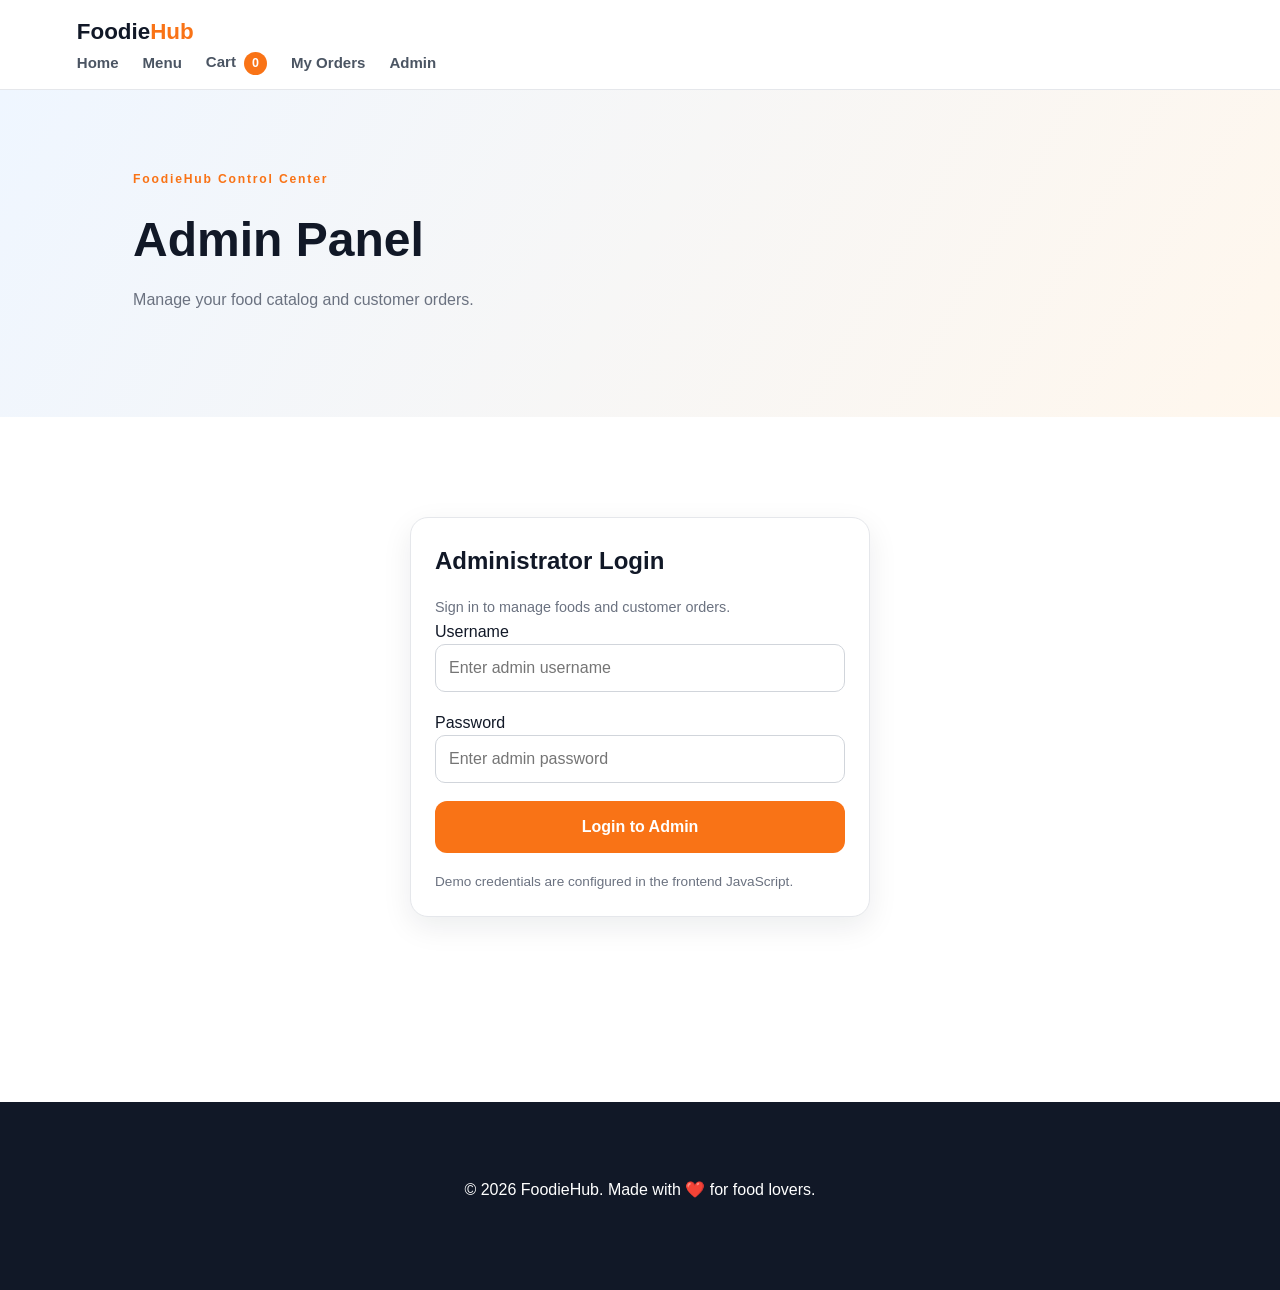
<file: admin.html>
<!DOCTYPE html>
<html lang="en">
<head>
  <meta charset="UTF-8">
  <meta name="viewport" content="width=device-width, initial-scale=1.0">
  <title>Admin Panel | FoodieHub</title>
  <link rel="stylesheet" href="css/style.css">

  <script src="js/data.js" defer></script>
  <script src="js/app.js" defer></script>
  <script src="js/admin.js" defer></script>
</head>
<body>

  <header class="site-header">
    <div class="header-inner">
      <a href="index.html" class="logo">Foodie<span>Hub</span></a>

      <button
        class="menu-toggle"
        id="menuToggle"
        aria-label="Toggle navigation"
      >
        ☰
      </button>

      <nav class="main-nav" id="mainNav">
        <a href="index.html">Home</a>
        <a href="menu.html">Menu</a>
        <a href="cart.html">
          Cart <span class="cart-count" id="cartCount">0</span>
        </a>
        <a href="dashboard.html">My Orders</a>
        <a href="admin.html" aria-current="page">Admin</a>
      </nav>
    </div>
  </header>

  <main>
    <section class="page-banner">
      <div class="page-container">
        <span class="eyebrow">FoodieHub Control Center</span>
        <h1>Admin <span>Panel</span></h1>
        <p>Manage your food catalog and customer orders.</p>
      </div>
    </section>

    <section class="page-container admin-container">

      <!-- ADMIN LOGIN -->
      <section id="adminLoginSection" class="panel admin-login-panel">
        <h2>Administrator Login</h2>
        <p class="muted-text">
          Sign in to manage foods and customer orders.
        </p>

        <form id="adminLoginForm" class="stack">
          <div>
            <label for="adminUsername">Username</label>
            <input
              class="form-control"
              type="text"
              id="adminUsername"
              autocomplete="username"
              placeholder="Enter admin username"
              required
            >
          </div>

          <div>
            <label for="adminPassword">Password</label>
            <input
              class="form-control"
              type="password"
              id="adminPassword"
              autocomplete="current-password"
              placeholder="Enter admin password"
              required
            >
          </div>

          <p id="loginMessage" class="notice" role="status" hidden></p>

          <button type="submit" class="btn btn-primary">
            Login to Admin
          </button>
        </form>

        <p class="muted-text admin-demo-note">
          Demo credentials are configured in the frontend JavaScript.
        </p>
      </section>

      <!-- ADMIN DASHBOARD -->
      <section id="adminDashboard" hidden>

        <div class="admin-topbar">
          <div>
            <h2>Welcome, Admin!</h2>
            <p class="muted-text">Manage your store from here.</p>
          </div>

          <button type="button" id="adminLogoutBtn" class="btn btn-outline">
            Logout
          </button>
        </div>

        <div class="dashboard-stats admin-stats">
          <article class="panel dashboard-stat">
            <span>Total Food Items</span>
            <strong id="adminFoodCount">0</strong>
          </article>

          <article class="panel dashboard-stat">
            <span>Total Orders</span>
            <strong id="adminOrderCount">0</strong>
          </article>

          <article class="panel dashboard-stat">
            <span>Pending Orders</span>
            <strong id="adminPendingCount">0</strong>
          </article>

          <article class="panel dashboard-stat">
            <span>Delivered Orders</span>
            <strong id="adminDeliveredCount">0</strong>
          </article>
        </div>

        <div id="adminNotice" class="notice" role="status" hidden></div>

        <!-- FOOD MANAGEMENT -->
        <section class="panel admin-section">
          <div class="admin-section-heading">
            <div>
              <h2>Food Management</h2>
              <p class="muted-text">Create, edit, and remove menu items.</p>
            </div>
          </div>

          <form id="foodForm" class="admin-food-form">
            <input type="hidden" id="foodId">

            <div>
              <label for="foodName">Food Name</label>
              <input
                class="form-control"
                id="foodName"
                type="text"
                minlength="2"
                maxlength="80"
                placeholder="e.g. Cheese Burger"
                required
              >
            </div>

            <div>
              <label for="foodCategory">Category</label>
              <select class="form-control" id="foodCategory" required></select>
            </div>

            <div>
              <label for="foodPrice">Price (₹)</label>
              <input
                class="form-control"
                id="foodPrice"
                type="number"
                min="1"
                max="100000"
                step="0.01"
                required
              >
            </div>

            <div>
              <label for="foodRating">Rating (0–5)</label>
              <input
                class="form-control"
                id="foodRating"
                type="number"
                min="0"
                max="5"
                step="0.1"
                value="4.5"
                required
              >
            </div>

            <div>
              <label for="foodTag">Food Tag</label>
              <input
                class="form-control"
                id="foodTag"
                type="text"
                maxlength="30"
                placeholder="e.g. Bestseller"
              >
            </div>

            <div class="admin-full-width">
              <label for="foodDescription">Description</label>
              <textarea
                class="form-control"
                id="foodDescription"
                rows="3"
                maxlength="300"
                placeholder="Describe the food item"
                required
              ></textarea>
            </div>

            <div class="admin-full-width">
              <label for="foodImage">Image URL</label>
              <input
                class="form-control"
                id="foodImage"
                type="url"
                placeholder="https://example.com/food.jpg"
                required
              >
            </div>

            <div class="admin-form-actions admin-full-width">
              <button type="submit" id="saveFoodBtn" class="btn btn-primary">
                Add Food Item
              </button>

              <button
                type="button"
                id="cancelEditBtn"
                class="btn btn-outline"
                hidden
              >
                Cancel Edit
              </button>
            </div>
          </form>

          <div class="admin-table-heading">
            <h3>Current Menu</h3>
            <span id="foodTableCount" class="muted-text">0 items</span>
          </div>

          <div class="table-wrap">
            <table>
              <thead>
                <tr>
                  <th>Food</th>
                  <th>Category</th>
                  <th>Price</th>
                  <th>Rating</th>
                  <th>Actions</th>
                </tr>
              </thead>
              <tbody id="adminFoodTable"></tbody>
            </table>
          </div>

          <p id="emptyFoodTable" class="muted-text" hidden>
            No food items found. Add your first food item above.
          </p>
        </section>

        <!-- ORDER MANAGEMENT -->
        <section class="panel admin-section">
          <div class="admin-section-heading">
            <div>
              <h2>Order Management</h2>
              <p class="muted-text">
                Review customer orders and update delivery statuses.
              </p>
            </div>

            <button type="button" id="refreshAdminOrdersBtn" class="btn btn-outline">
              Refresh Orders
            </button>
          </div>

          <div class="admin-order-filters">
            <div>
              <label for="adminOrderSearch">Search Orders</label>
              <input
                class="form-control"
                type="search"
                id="adminOrderSearch"
                placeholder="Search order ID or customer"
              >
            </div>

            <div>
              <label for="adminOrderStatusFilter">Filter Status</label>
              <select class="form-control" id="adminOrderStatusFilter">
                <option value="all">All Orders</option>
                <option value="Pending">Pending</option>
                <option value="Confirmed">Confirmed</option>
                <option value="Out for Delivery">Out for Delivery</option>
                <option value="Delivered">Delivered</option>
              </select>
            </div>
          </div>

          <div class="table-wrap">
            <table>
              <thead>
                <tr>
                  <th>Order ID</th>
                  <th>Customer</th>
                  <th>Items</th>
                  <th>Total</th>
                  <th>Payment</th>
                  <th>Order Status</th>
                  <th>Update</th>
                </tr>
              </thead>
              <tbody id="adminOrderTable"></tbody>
            </table>
          </div>

          <p id="emptyAdminOrders" class="muted-text" hidden>
            No orders match your filters.
          </p>
        </section>

      </section>
    </section>
  </main>

  <footer class="site-footer">
    <div class="page-container">
      <p>
        © <span id="currentYear"></span> FoodieHub. Made with ❤️ for food lovers.
      </p>
    </div>
  </footer>

</body>
</html>
</file>
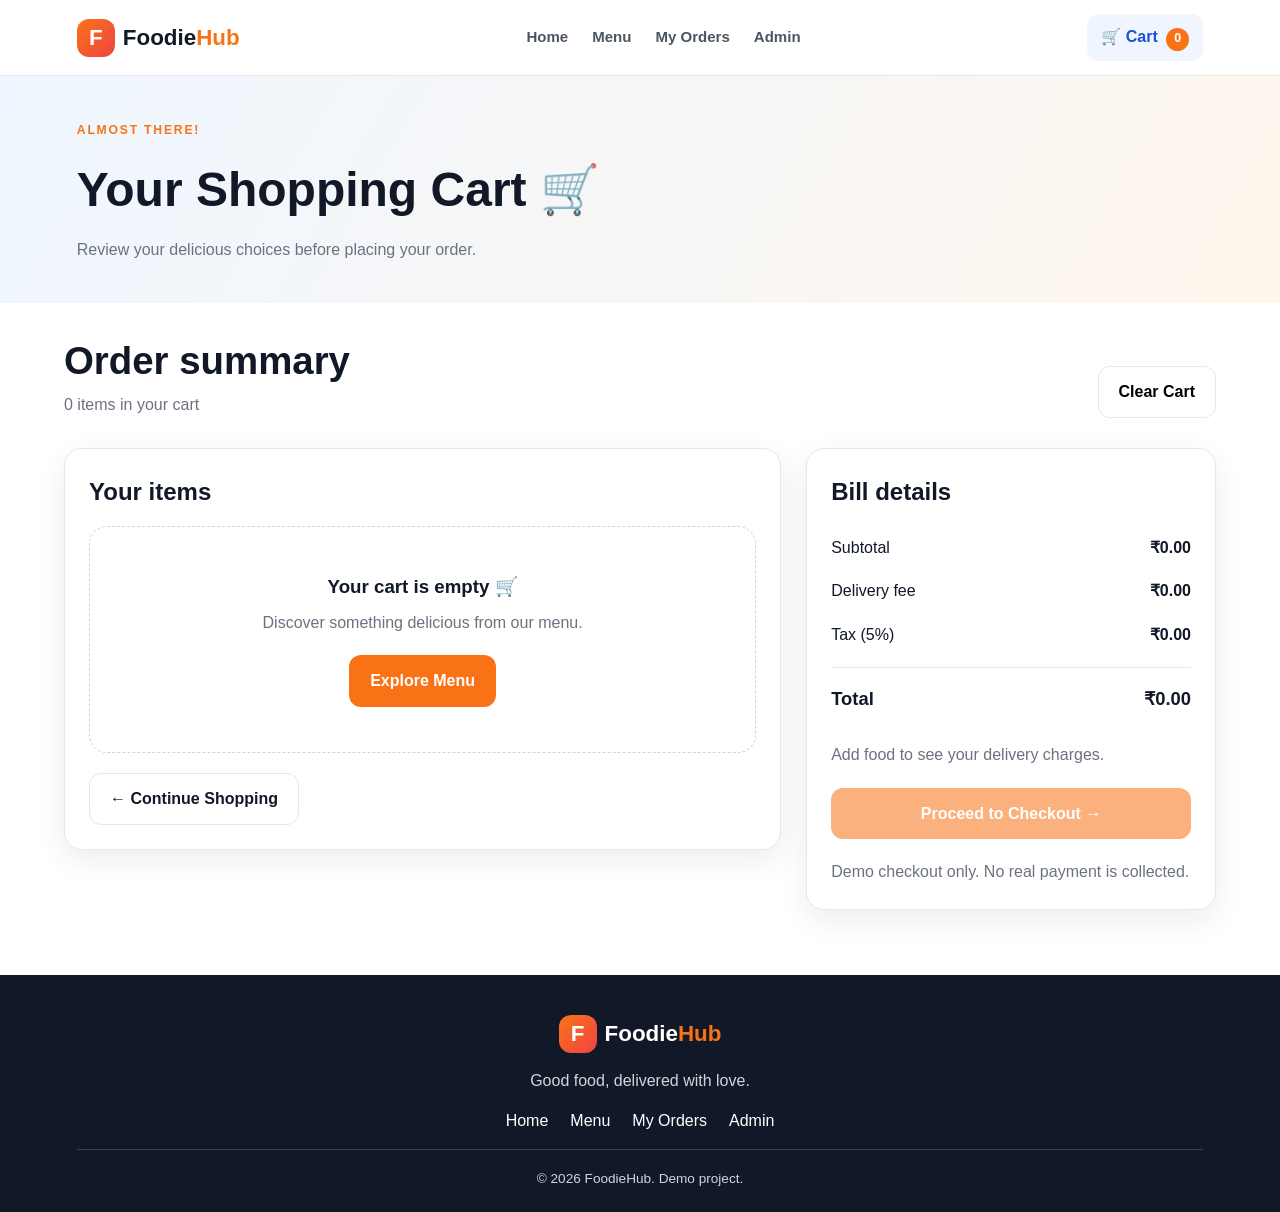
<file: cart.html>
<!DOCTYPE html>
<html lang="en">
<head>
  <meta charset="UTF-8">
  <meta name="viewport" content="width=device-width, initial-scale=1.0">
  <meta name="description" content="Review your FoodieHub cart and calculate your bill.">
  <title>My Cart | FoodieHub</title>

  <link rel="stylesheet" href="css/style.css">
  <script src="js/data.js" defer></script>
  <script src="js/app.js" defer></script>
  <script src="js/cart.js" defer></script>
</head>
<body>
  <header class="site-header">
    <a href="index.html" class="logo">
      <span class="logo-icon">F</span> Foodie<span>Hub</span>
    </a>

    <button class="menu-toggle" id="menuToggle"
      aria-label="Toggle navigation" aria-expanded="false">☰</button>

    <nav class="main-nav" id="mainNav">
      <a href="index.html">Home</a>
      <a href="menu.html">Menu</a>
      <a href="dashboard.html">My Orders</a>
      <a href="admin.html">Admin</a>
    </nav>

    <a href="cart.html" class="cart-link">
      🛒 Cart <span class="cart-count" id="cartCount">0</span>
    </a>
  </header>

  <main>
    <section class="page-banner">
      <span class="eyebrow">ALMOST THERE!</span>
      <h1>Your Shopping Cart 🛒</h1>
      <p>Review your delicious choices before placing your order.</p>
    </section>

    <section class="page-container">
      <div class="section-heading">
        <div>
          <h2>Order summary</h2>
          <p id="cartItemCount">Your cart is loading...</p>
        </div>

        <button type="button" class="btn btn-outline"
          id="clearCartBtn">
          Clear Cart
        </button>
      </div>

      <div id="cartNotice" class="notice" hidden aria-live="polite"></div>

      <div class="two-column">
        <section class="panel">
          <h2>Your items</h2>

          <div id="cartItems" class="stack">
            <!-- Cart items are generated by cart.js -->
          </div>

          <a href="menu.html" class="btn btn-outline mt-20">
            ← Continue Shopping
          </a>
        </section>

        <aside class="panel">
          <h2>Bill details</h2>

          <div class="bill-row">
            <span>Subtotal</span>
            <strong id="subtotal">₹0.00</strong>
          </div>

          <div class="bill-row">
            <span>Delivery fee</span>
            <strong id="deliveryFee">₹0.00</strong>
          </div>

          <div class="bill-row">
            <span>Tax (5%)</span>
            <strong id="taxAmount">₹0.00</strong>
          </div>

          <div class="bill-row bill-total">
            <span>Total</span>
            <strong id="grandTotal">₹0.00</strong>
          </div>

          <p class="text-muted mt-20" id="deliveryMessage">
            Add food to see your delivery charges.
          </p>

          <a href="checkout.html"
            class="btn btn-primary mt-20"
            id="checkoutBtn"
            style="width: 100%">
            Proceed to Checkout →
          </a>

          <p class="text-muted mt-20">
            Demo checkout only. No real payment is collected.
          </p>
        </aside>
      </div>
    </section>
  </main>

  <footer class="site-footer">
    <a href="index.html" class="logo">
      <span class="logo-icon">F</span> Foodie<span>Hub</span>
    </a>
    <p>Good food, delivered with love.</p>
    <div class="footer-links">
      <a href="index.html">Home</a>
      <a href="menu.html">Menu</a>
      <a href="dashboard.html">My Orders</a>
      <a href="admin.html">Admin</a>
    </div>
    <p class="copyright">
      © <span id="currentYear"></span> FoodieHub. Demo project.
    </p>
  </footer>
</body>
</html>
</file>
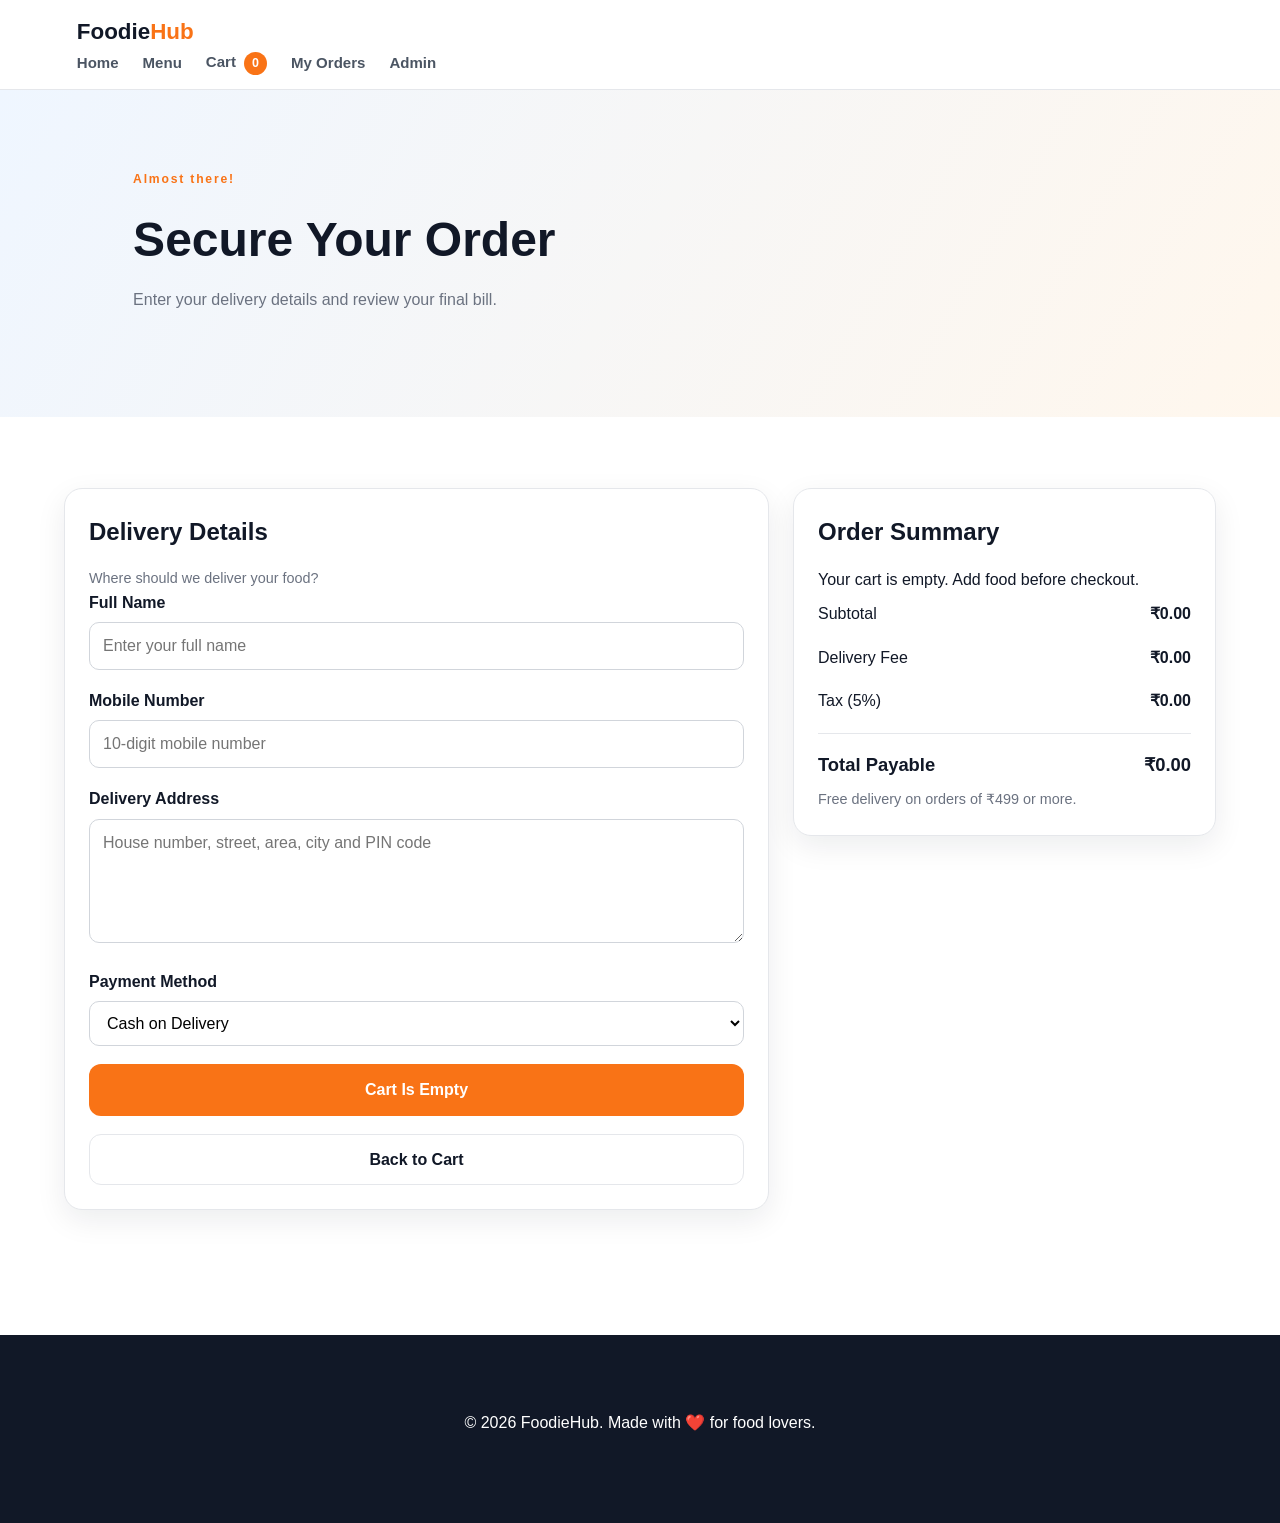
<file: checkout.html>
<!DOCTYPE html>
<html lang="en">
<head>
  <meta charset="UTF-8">
  <meta name="viewport" content="width=device-width, initial-scale=1.0">
  <title>Checkout | FoodieHub</title>
  <link rel="stylesheet" href="css/style.css">
  <script src="js/data.js" defer></script>
  <script src="js/app.js" defer></script>
  <script src="js/checkout.js" defer></script>
</head>
<body>

  <header class="site-header">
    <div class="header-inner">
      <a href="index.html" class="logo">Foodie<span>Hub</span></a>

      <button class="menu-toggle" id="menuToggle" aria-label="Toggle navigation">
        ☰
      </button>

      <nav class="main-nav" id="mainNav">
        <a href="index.html">Home</a>
        <a href="menu.html">Menu</a>
        <a href="cart.html">Cart <span class="cart-count" id="cartCount">0</span></a>
        <a href="dashboard.html">My Orders</a>
        <a href="admin.html">Admin</a>
      </nav>
    </div>
  </header>

  <main>
    <section class="page-banner">
      <div class="page-container">
        <span class="eyebrow">Almost there!</span>
        <h1>Secure Your <span>Order</span></h1>
        <p>Enter your delivery details and review your final bill.</p>
      </div>
    </section>

    <section class="page-container checkout-layout" id="checkoutContent">

      <div class="panel checkout-form-panel">
        <h2>Delivery Details</h2>
        <p class="muted-text">Where should we deliver your food?</p>

        <form id="checkoutForm" class="stack">

          <div>
            <label for="customerName">Full Name</label>
            <input
              class="form-control"
              type="text"
              id="customerName"
              name="customerName"
              placeholder="Enter your full name"
              minlength="2"
              maxlength="80"
              required
            >
          </div>

          <div>
            <label for="customerPhone">Mobile Number</label>
            <input
              class="form-control"
              type="tel"
              id="customerPhone"
              name="customerPhone"
              placeholder="10-digit mobile number"
              pattern="[6-9][0-9]{9}"
              title="Enter a valid 10-digit Indian mobile number"
              maxlength="10"
              required
            >
          </div>

          <div>
            <label for="customerAddress">Delivery Address</label>
            <textarea
              class="form-control"
              id="customerAddress"
              name="customerAddress"
              rows="4"
              minlength="10"
              maxlength="400"
              placeholder="House number, street, area, city and PIN code"
              required
            ></textarea>
          </div>

          <div>
            <label for="paymentMethod">Payment Method</label>
            <select
              class="form-control"
              id="paymentMethod"
              name="paymentMethod"
              required
            >
              <option value="cod">Cash on Delivery</option>
              <option value="upi">Demo UPI Payment</option>
              <option value="card">Demo Card Payment</option>
            </select>
          </div>

          <div id="demoPaymentOptions" class="notice" hidden>
            <strong>Demo payment only</strong>
            <p>No real money will be charged. Select an outcome to test the payment flow.</p>

            <label for="paymentResult">Simulated Payment Result</label>
            <select class="form-control" id="paymentResult">
              <option value="success">Payment Successful</option>
              <option value="failure">Payment Failed</option>
            </select>
          </div>

          <div id="checkoutNotice" class="notice" role="status" hidden></div>

          <button type="submit" id="placeOrderBtn" class="btn btn-primary">
            Place Order
          </button>

          <a href="cart.html" class="btn btn-outline">Back to Cart</a>
        </form>
      </div>

      <aside class="panel checkout-summary">
        <h2>Order Summary</h2>

        <div id="checkoutSummary">
          <p class="muted-text">Loading your cart...</p>
        </div>

        <div class="bill-row">
          <span>Subtotal</span>
          <strong id="checkoutSubtotal">₹0.00</strong>
        </div>

        <div class="bill-row">
          <span>Delivery Fee</span>
          <strong id="checkoutDelivery">₹0.00</strong>
        </div>

        <div class="bill-row">
          <span>Tax (5%)</span>
          <strong id="checkoutTax">₹0.00</strong>
        </div>

        <div class="bill-row bill-total">
          <span>Total Payable</span>
          <strong id="checkoutTotal">₹0.00</strong>
        </div>

        <p class="muted-text">
          Free delivery on orders of ₹499 or more.
        </p>
      </aside>

    </section>

    <section class="page-container" id="orderSuccess" hidden>
      <div class="panel checkout-success">
        <div class="success-icon">✓</div>
        <h2>Order Placed Successfully!</h2>
        <p id="successMessage">Your order has been saved.</p>
        <p>Order ID: <strong id="successOrderId"></strong></p>
        <p>Total: <strong id="successOrderTotal"></strong></p>

        <div class="success-actions">
          <a href="dashboard.html" class="btn btn-primary">Track My Order</a>
          <a href="menu.html" class="btn btn-outline">Order More Food</a>
        </div>
      </div>
    </section>
  </main>

  <footer class="site-footer">
    <div class="page-container">
      <p>© <span id="currentYear"></span> FoodieHub. Made with ❤️ for food lovers.</p>
    </div>
  </footer>

</body>
</html>
</file>
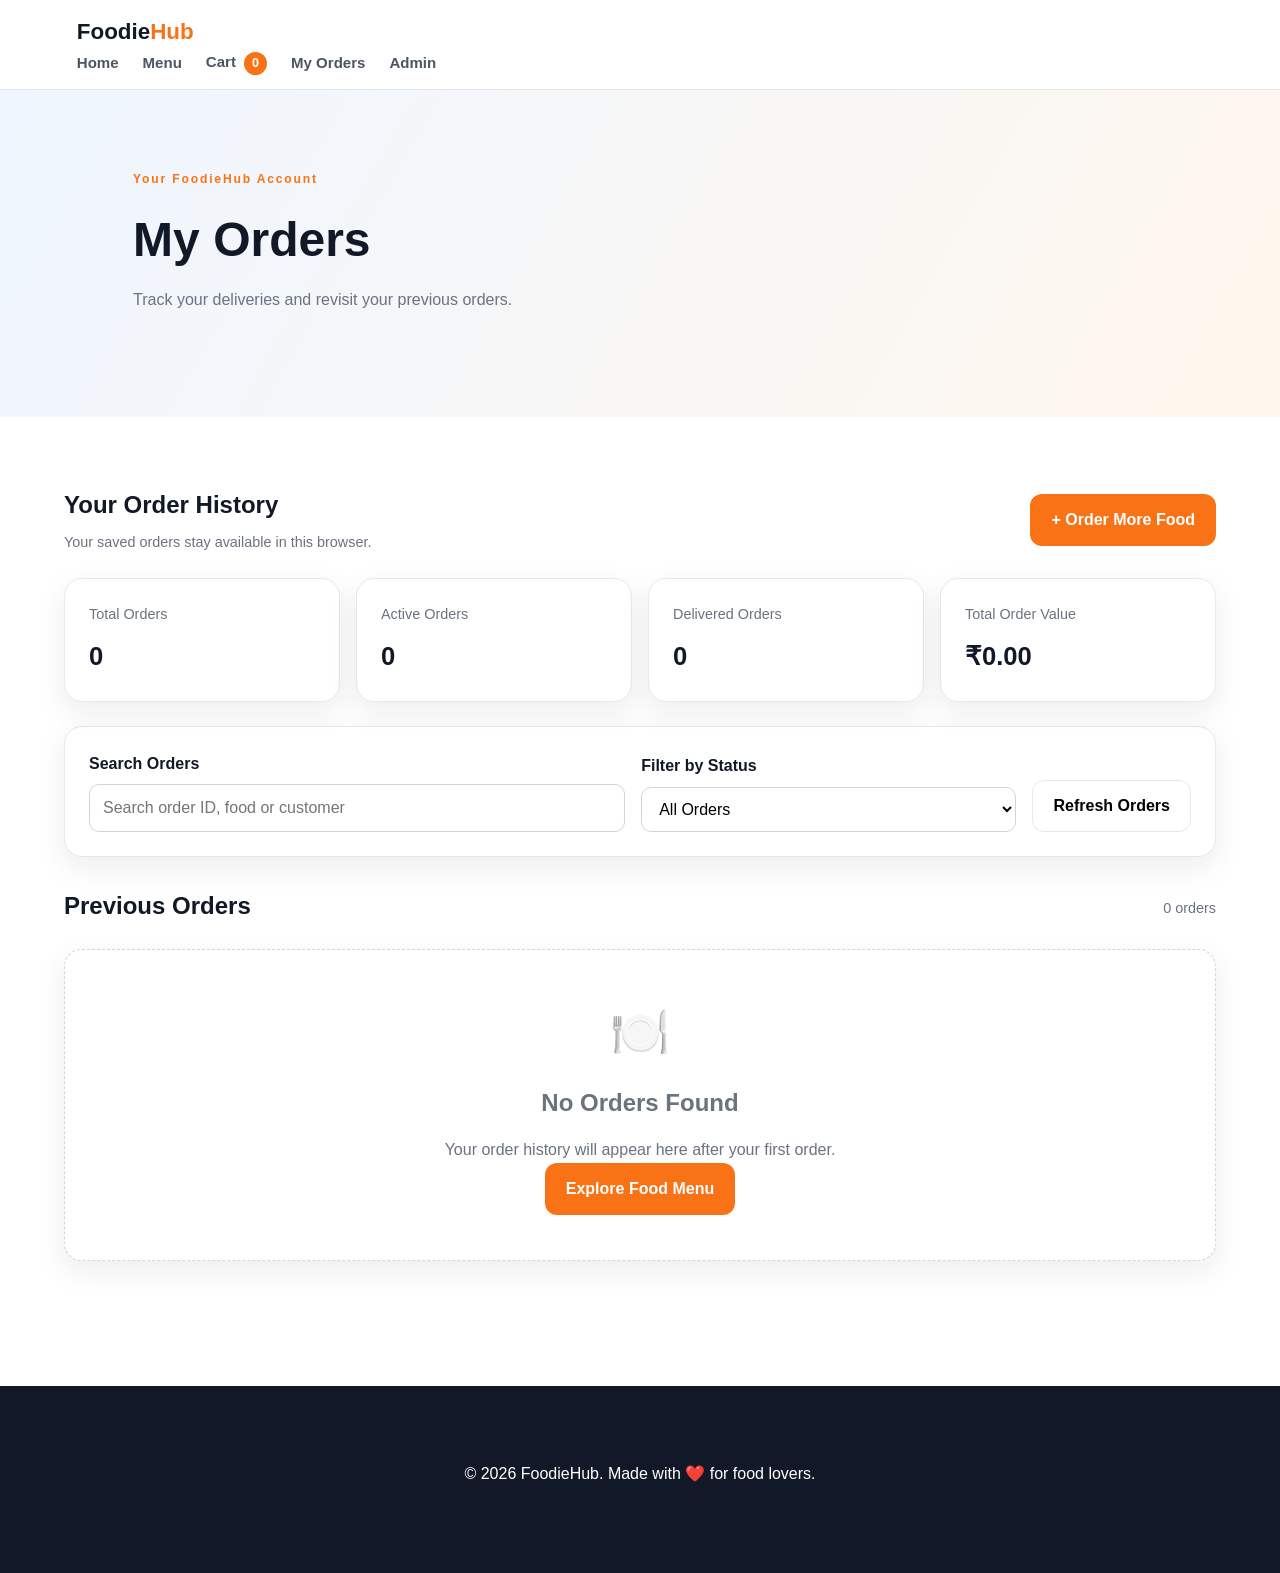
<file: dashboard.html>
<!DOCTYPE html>
<html lang="en">
<head>
  <meta charset="UTF-8">
  <meta name="viewport" content="width=device-width, initial-scale=1.0">
  <title>My Orders | FoodieHub</title>
  <link rel="stylesheet" href="css/style.css">

  <script src="js/data.js" defer></script>
  <script src="js/app.js" defer></script>
  <script src="js/dashboard.js" defer></script>
</head>
<body>

  <header class="site-header">
    <div class="header-inner">
      <a href="index.html" class="logo">Foodie<span>Hub</span></a>

      <button
        class="menu-toggle"
        id="menuToggle"
        aria-label="Toggle navigation"
      >
        ☰
      </button>

      <nav class="main-nav" id="mainNav">
        <a href="index.html">Home</a>
        <a href="menu.html">Menu</a>
        <a href="cart.html">
          Cart <span class="cart-count" id="cartCount">0</span>
        </a>
        <a href="dashboard.html" aria-current="page">My Orders</a>
        <a href="admin.html">Admin</a>
      </nav>
    </div>
  </header>

  <main>
    <section class="page-banner">
      <div class="page-container">
        <span class="eyebrow">Your FoodieHub Account</span>
        <h1>My <span>Orders</span></h1>
        <p>Track your deliveries and revisit your previous orders.</p>
      </div>
    </section>

    <section class="page-container dashboard-container">

      <div class="dashboard-welcome">
        <div>
          <h2>Your Order History</h2>
          <p class="muted-text">
            Your saved orders stay available in this browser.
          </p>
        </div>

        <a href="menu.html" class="btn btn-primary">
          + Order More Food
        </a>
      </div>

      <div class="dashboard-stats">
        <article class="panel dashboard-stat">
          <span>Total Orders</span>
          <strong id="totalOrders">0</strong>
        </article>

        <article class="panel dashboard-stat">
          <span>Active Orders</span>
          <strong id="activeOrders">0</strong>
        </article>

        <article class="panel dashboard-stat">
          <span>Delivered Orders</span>
          <strong id="deliveredOrders">0</strong>
        </article>

        <article class="panel dashboard-stat">
          <span>Total Order Value</span>
          <strong id="totalSpent">₹0</strong>
        </article>
      </div>

      <div class="panel dashboard-filters">
        <div class="dashboard-filter-field">
          <label for="orderSearch">Search Orders</label>
          <input
            class="form-control"
            type="search"
            id="orderSearch"
            placeholder="Search order ID, food or customer"
          >
        </div>

        <div class="dashboard-filter-field">
          <label for="statusFilter">Filter by Status</label>
          <select class="form-control" id="statusFilter">
            <option value="all">All Orders</option>
            <option value="Pending">Pending</option>
            <option value="Confirmed">Confirmed</option>
            <option value="Out for Delivery">Out for Delivery</option>
            <option value="Delivered">Delivered</option>
          </select>
        </div>

        <button type="button" id="refreshOrdersBtn" class="btn btn-outline">
          Refresh Orders
        </button>
      </div>

      <div class="dashboard-results-heading">
        <h2>Previous Orders</h2>
        <span id="orderCount" class="muted-text">0 orders</span>
      </div>

      <div id="dashboardNotice" class="notice" role="status" hidden></div>

      <div id="ordersContainer" class="orders-container"></div>

      <div id="emptyOrders" class="panel empty-state" hidden>
        <div class="empty-orders-icon">🍽️</div>
        <h2>No Orders Found</h2>
        <p id="emptyOrdersMessage">
          Your order history will appear here after your first order.
        </p>
        <a href="menu.html" class="btn btn-primary">Explore Food Menu</a>
      </div>

    </section>
  </main>

  <footer class="site-footer">
    <div class="page-container">
      <p>
        © <span id="currentYear"></span> FoodieHub. Made with ❤️ for food lovers.
      </p>
    </div>
  </footer>

</body>
</html>
</file>
<file: css/style.css>
/* =====================================
   FOODIEHUB - SHARED DESIGN SYSTEM
===================================== */

:root {
  --blue: #2563eb;
  --blue-dark: #1d4ed8;
  --orange: #f97316;
  --pink: #ec4899;
  --red: #ef4444;
  --black: #111827;
  --white: #ffffff;
  --muted: #6b7280;
  --surface: #f8fafc;
  --border: #e5e7eb;
  --radius: 18px;
  --shadow: 0 10px 30px rgba(17, 24, 39, 0.08);
}

* {
  box-sizing: border-box;
  margin: 0;
  padding: 0;
}

html {
  scroll-behavior: smooth;
  scroll-padding-top: 90px;
}

body {
  font-family: Inter, "Segoe UI", Arial, sans-serif;
  background: var(--white);
  color: var(--black);
  line-height: 1.6;
}

a {
  color: inherit;
  text-decoration: none;
}

button,
input,
select,
textarea {
  font: inherit;
}

button,
a {
  -webkit-tap-highlight-color: transparent;
}

button {
  cursor: pointer;
}

img {
  display: block;
  max-width: 100%;
}

.site-header {
  min-height: 76px;
  padding: 14px 6%;
  display: flex;
  align-items: center;
  justify-content: space-between;
  gap: 22px;
  background: var(--white);
  border-bottom: 1px solid var(--border);
  position: sticky;
  top: 0;
  z-index: 100;
}

.logo {
  display: inline-flex;
  align-items: center;
  gap: 8px;
  font-size: 1.4rem;
  font-weight: 850;
  white-space: nowrap;
}

.logo > span:last-child {
  color: var(--orange);
  margin-left: -8px;
}

.logo-icon {
  width: 38px;
  height: 38px;
  display: grid;
  place-items: center;
  border-radius: 12px;
  color: white;
  background: linear-gradient(135deg, var(--orange), var(--red));
}

.main-nav {
  display: flex;
  align-items: center;
  justify-content: center;
  gap: 24px;
}

.main-nav a {
  font-size: 0.94rem;
  font-weight: 650;
  color: #4b5563;
  transition: color 0.2s;
}

.main-nav a:hover,
.main-nav a.active {
  color: var(--blue);
}

.cart-link {
  padding: 10px 14px;
  border-radius: 12px;
  background: #eff6ff;
  color: var(--blue-dark);
  font-weight: 750;
  white-space: nowrap;
}

.cart-count {
  display: inline-grid;
  place-items: center;
  min-width: 23px;
  height: 23px;
  margin-left: 4px;
  padding: 0 5px;
  border-radius: 50px;
  color: white;
  background: var(--orange);
  font-size: 0.78rem;
}

.menu-toggle {
  display: none;
  border: 0;
  background: transparent;
  font-size: 1.8rem;
}

.hero {
  padding: 72px 8%;
  min-height: 520px;
  display: grid;
  grid-template-columns: 1.1fr 0.9fr;
  align-items: center;
  gap: 56px;
  overflow: hidden;
  background:
    radial-gradient(circle at 0% 100%, #fff0e6 0, transparent 36%),
    linear-gradient(135deg, #fff 35%, #eff6ff 100%);
}

.hero-content {
  max-width: 620px;
}

.eyebrow {
  display: inline-block;
  margin-bottom: 12px;
  color: var(--orange);
  font-size: 0.76rem;
  font-weight: 850;
  letter-spacing: 1.8px;
}

.hero h1 {
  font-size: clamp(2.5rem, 5vw, 4.5rem);
  line-height: 1.12;
  letter-spacing: -2px;
}

.hero h1 span {
  color: var(--orange);
}

.hero-content > p {
  max-width: 490px;
  margin-top: 20px;
  color: var(--muted);
  font-size: 1.06rem;
}

.hero-actions {
  display: flex;
  flex-wrap: wrap;
  gap: 12px;
  margin-top: 28px;
}

.btn {
  display: inline-flex;
  align-items: center;
  justify-content: center;
  gap: 8px;
  min-height: 46px;
  padding: 12px 20px;
  border: 1px solid transparent;
  border-radius: 12px;
  font-weight: 750;
  text-align: center;
  transition: transform 0.2s, background 0.2s;
}

.btn:hover {
  transform: translateY(-2px);
}

.btn-primary {
  background: var(--orange);
  color: white;
}

.btn-primary:hover {
  background: #ea580c;
}

.btn-outline {
  background: white;
  border-color: var(--border);
}

.btn-light {
  background: white;
  color: var(--blue-dark);
}

.btn-danger {
  background: var(--red);
  color: white;
}

.btn-blue {
  background: var(--blue);
  color: white;
}

.hero-stats {
  display: flex;
  flex-wrap: wrap;
  gap: 35px;
  margin-top: 34px;
}

.hero-stats div {
  display: grid;
}

.hero-stats strong {
  font-size: 1.25rem;
}

.hero-stats small {
  color: var(--muted);
}

.hero-visual {
  position: relative;
  max-width: 470px;
  width: 100%;
  justify-self: center;
}

.hero-image-wrap {
  aspect-ratio: 1 / 1;
  overflow: hidden;
  border: 10px solid white;
  border-radius: 48% 52% 46% 54%;
  box-shadow: var(--shadow);
  transform: rotate(2deg);
}

.hero-image-wrap img {
  width: 100%;
  height: 100%;
  object-fit: cover;
}

.floating-card {
  position: absolute;
  left: -25px;
  bottom: 35px;
  display: flex;
  align-items: center;
  gap: 12px;
  padding: 14px 18px;
  border-radius: 15px;
  background: white;
  box-shadow: var(--shadow);
}

.floating-card > span {
  font-size: 2rem;
}

.floating-card div {
  display: grid;
}

.floating-card small {
  color: var(--muted);
}

.hero-decoration {
  position: absolute;
  z-index: -1;
  border-radius: 50%;
}

.decoration-one {
  width: 100px;
  height: 100px;
  right: -20px;
  top: -25px;
  background: #fce7f3;
}

.decoration-two {
  width: 65px;
  height: 65px;
  left: 15px;
  top: -30px;
  background: #ffedd5;
}

.section {
  padding: 65px 6%;
}

.categories-section {
  background: var(--white);
}

.featured-section {
  background: var(--surface);
}

.section-heading {
  display: flex;
  align-items: end;
  justify-content: space-between;
  gap: 20px;
  margin-bottom: 30px;
}

.section-heading h2,
.promo-banner h2 {
  font-size: clamp(1.7rem, 3vw, 2.4rem);
  line-height: 1.2;
}

.section-heading p {
  margin-top: 8px;
  color: var(--muted);
}

.text-link {
  color: var(--blue);
  font-weight: 750;
  white-space: nowrap;
}

.category-grid {
  display: grid;
  grid-template-columns: repeat(7, minmax(0, 1fr));
  gap: 16px;
}

.category-card {
  min-width: 0;
  padding: 22px 8px;
  display: grid;
  justify-items: center;
  gap: 8px;
  border: 1px solid var(--border);
  border-radius: var(--radius);
  background: white;
  text-align: center;
  transition: 0.2s;
}

.category-card:hover {
  transform: translateY(-4px);
  border-color: var(--orange);
  box-shadow: var(--shadow);
}

.category-icon {
  display: grid;
  place-items: center;
  width: 62px;
  height: 62px;
  border-radius: 50%;
  background: #fff7ed;
  font-size: 1.9rem;
}

.category-card strong {
  font-size: 0.91rem;
}

.category-card small {
  color: var(--muted);
}

.food-grid {
  display: grid;
  grid-template-columns: repeat(4, minmax(0, 1fr));
  gap: 24px;
}

.food-card {
  min-width: 0;
  overflow: hidden;
  border: 1px solid var(--border);
  border-radius: var(--radius);
  background: white;
  transition: transform 0.2s, box-shadow 0.2s;
}

.food-card:hover {
  transform: translateY(-4px);
  box-shadow: var(--shadow);
}

.food-image {
  position: relative;
  height: 185px;
  overflow: hidden;
  background: #f3f4f6;
}

.food-image img {
  width: 100%;
  height: 100%;
  object-fit: cover;
  transition: transform 0.3s;
}

.food-card:hover .food-image img {
  transform: scale(1.05);
}

.food-tag {
  position: absolute;
  left: 12px;
  top: 12px;
  padding: 5px 9px;
  border-radius: 7px;
  background: white;
  color: var(--red);
  font-size: 0.73rem;
  font-weight: 800;
}

.food-info {
  padding: 17px;
}

.food-info h3 {
  font-size: 1.05rem;
}

.food-info p {
  min-height: 44px;
  margin-top: 7px;
  color: var(--muted);
  font-size: 0.87rem;
}

.food-meta {
  display: flex;
  align-items: center;
  justify-content: space-between;
  gap: 10px;
  margin-top: 14px;
}

.food-price {
  font-size: 1.15rem;
  font-weight: 850;
}

.add-cart-btn {
  min-width: 42px;
  min-height: 40px;
  padding: 8px 12px;
  border: 0;
  border-radius: 10px;
  color: white;
  background: var(--blue);
  font-weight: 800;
}

.add-cart-btn:hover {
  background: var(--blue-dark);
}

.promo-banner {
  margin: 40px 6% 65px;
  padding: 42px;
  display: flex;
  align-items: center;
  justify-content: space-between;
  gap: 25px;
  border-radius: 24px;
  color: white;
  background: linear-gradient(120deg, var(--blue-dark), var(--pink), var(--orange));
}

.promo-banner .eyebrow {
  color: white;
}

.promo-banner p {
  margin-top: 10px;
  color: #fff;
}

.site-footer {
  padding: 40px 6% 22px;
  display: grid;
  justify-items: center;
  gap: 15px;
  background: var(--black);
  color: white;
  text-align: center;
}

.site-footer > p {
  color: #d1d5db;
}

.footer-links {
  display: flex;
  flex-wrap: wrap;
  justify-content: center;
  gap: 22px;
}

.footer-links a:hover {
  color: #fdba74;
}

.copyright {
  padding-top: 18px;
  width: 100%;
  border-top: 1px solid #374151;
  font-size: 0.85rem;
}

/* Shared page layouts for the other five pages */

.page-banner {
  padding: 40px 6%;
  background: linear-gradient(120deg, #eff6ff, #fff7ed);
}

.page-banner h1 {
  font-size: clamp(2rem, 4vw, 3rem);
}

.page-banner p {
  margin-top: 8px;
  color: var(--muted);
}

.page-container {
  width: min(1200px, 90%);
  margin: 35px auto 65px;
}

.toolbar {
  display: flex;
  flex-wrap: wrap;
  gap: 12px;
  margin-bottom: 28px;
}

.form-control,
.toolbar input,
.toolbar select {
  width: 100%;
  min-height: 45px;
  padding: 10px 13px;
  border: 1px solid #d1d5db;
  border-radius: 10px;
  background: white;
  outline: none;
}

.form-control:focus,
.toolbar input:focus,
.toolbar select:focus {
  border-color: var(--blue);
  box-shadow: 0 0 0 3px #2563eb20;
}

.form-group {
  display: grid;
  gap: 7px;
  margin-bottom: 18px;
}

.form-group label {
  font-weight: 700;
}

.panel {
  padding: 24px;
  border: 1px solid var(--border);
  border-radius: var(--radius);
  background: white;
  box-shadow: var(--shadow);
}

.panel h2,
.panel h3 {
  margin-bottom: 15px;
}

.two-column {
  display: grid;
  grid-template-columns: minmax(0, 1.4fr) minmax(280px, 0.8fr);
  gap: 25px;
  align-items: start;
}

.stack {
  display: grid;
  gap: 18px;
}

.bill-row {
  display: flex;
  justify-content: space-between;
  gap: 15px;
  padding: 9px 0;
}

.bill-total {
  margin-top: 10px;
  padding-top: 16px;
  border-top: 1px solid var(--border);
  font-size: 1.15rem;
  font-weight: 850;
}

.empty-state {
  padding: 45px 20px;
  border: 1px dashed #d1d5db;
  border-radius: var(--radius);
  color: var(--muted);
  text-align: center;
}

.empty-state h3 {
  margin-bottom: 8px;
  color: var(--black);
}

.notice {
  padding: 14px 16px;
  margin-bottom: 18px;
  border-radius: 10px;
  background: #eff6ff;
  color: #1d4ed8;
}

.status {
  display: inline-block;
  padding: 5px 10px;
  border-radius: 20px;
  background: #ffedd5;
  color: #9a3412;
  font-size: 0.78rem;
  font-weight: 800;
}

.status-confirmed {
  background: #dbeafe;
  color: #1d4ed8;
}

.status-out-for-delivery {
  background: #fce7f3;
  color: #9d174d;
}

.status-delivered {
  background: #dcfce7;
  color: #166534;
}

.status-cancelled {
  background: #fee2e2;
  color: #991b1b;
}

.table-wrap {
  width: 100%;
  overflow-x: auto;
}

table {
  width: 100%;
  border-collapse: collapse;
  text-align: left;
}

th,
td {
  padding: 13px 12px;
  border-bottom: 1px solid var(--border);
  vertical-align: middle;
}

th {
  background: var(--surface);
  white-space: nowrap;
}

.small-btn {
  padding: 7px 10px;
  border: 0;
  border-radius: 8px;
  font-weight: 700;
}

.mt-20 {
  margin-top: 20px;
}

.text-muted {
  color: var(--muted);
}

@media (max-width: 1000px) {
  .hero {
    padding: 55px 6%;
    gap: 30px;
  }

  .category-grid {
    grid-template-columns: repeat(4, minmax(0, 1fr));
  }

  .food-grid {
    grid-template-columns: repeat(3, minmax(0, 1fr));
  }

  .main-nav {
    gap: 14px;
  }
}

@media (max-width: 760px) {
  .site-header {
    flex-wrap: wrap;
    gap: 12px;
    padding: 12px 5%;
  }

  .menu-toggle {
    display: block;
    margin-left: auto;
  }

  .main-nav {
    display: none;
    order: 4;
    flex-basis: 100%;
    align-items: stretch;
    flex-direction: column;
    gap: 0;
    padding: 8px 0;
  }

  .main-nav.open {
    display: flex;
  }

  .main-nav a {
    padding: 11px 5px;
  }

  .cart-link {
    padding: 8px 10px;
  }

  .hero {
    grid-template-columns: 1fr;
    padding: 48px 6%;
  }

  .hero-visual {
    width: min(90%, 390px);
    margin-top: 15px;
  }

  .hero h1 {
    letter-spacing: -1px;
  }

  .section {
    padding: 45px 5%;
  }

  .section-heading {
    align-items: start;
    flex-direction: column;
  }

  .food-grid {
    grid-template-columns: repeat(2, minmax(0, 1fr));
    gap: 15px;
  }

  .food-image {
    height: 155px;
  }

  .food-info {
    padding: 12px;
  }

  .promo-banner {
    margin: 25px 5% 45px;
    padding: 28px 22px;
    align-items: start;
    flex-direction: column;
  }

  .two-column {
    grid-template-columns: 1fr;
  }
}

@media (max-width: 420px) {
  .logo {
    font-size: 1.18rem;
  }

  .logo-icon {
    width: 32px;
    height: 32px;
  }

  .cart-link {
    font-size: 0.83rem;
  }

  .category-grid {
    grid-template-columns: repeat(2, minmax(0, 1fr));
  }

  .food-grid {
    grid-template-columns: 1fr;
  }

  .food-image {
    height: 210px;
  }

  .hero-stats {
    gap: 20px;
  }

  .hero-actions .btn {
    width: 100%;
  }

  .panel {
    padding: 17px;
  }
}

/* Menu toolbar responsive controls */

.toolbar > input,
.toolbar > select {
  flex: 1 1 190px;
  width: auto;
  min-width: 0;
}

.toolbar > button {
  flex: 0 0 auto;
}

@media (max-width: 480px) {
  .toolbar > input,
  .toolbar > select,
  .toolbar > button {
    flex: 1 1 100%;
    width: 100%;
  }
}

/* =====================================
   FOODIEHUB - CART STYLES
===================================== */

.cart-item {
  display: grid;
  grid-template-columns: 100px minmax(0, 1fr) auto;
  align-items: center;
  gap: 15px;
  padding: 16px 0;
  border-bottom: 1px solid var(--border);
}

.cart-item > img {
  width: 100px;
  height: 100px;
  object-fit: cover;
  border-radius: 12px;
  background: var(--surface);
}

.cart-item-info {
  min-width: 0;
}

.cart-item-info h3 {
  font-size: 1rem;
  overflow-wrap: anywhere;
}

.cart-item-info p {
  margin: 5px 0 10px;
  color: var(--muted);
  font-size: 0.9rem;
}

.quantity-controls {
  display: inline-flex;
  align-items: center;
  gap: 14px;
  padding: 4px;
  border: 1px solid var(--border);
  border-radius: 9px;
}

.quantity-controls button {
  width: 30px;
  height: 30px;
  border: 0;
  border-radius: 6px;
  background: #eff6ff;
  color: var(--blue-dark);
  font-size: 1.2rem;
  font-weight: 800;
}

.quantity-controls button:hover {
  background: #dbeafe;
}

.quantity-controls span {
  min-width: 16px;
  text-align: center;
  font-weight: 750;
}

.cart-item-end {
  display: grid;
  justify-items: end;
  gap: 12px;
}

.remove-item {
  border: 0;
  background: transparent;
  color: var(--red);
  font-size: 0.85rem;
  font-weight: 750;
}

.remove-item:hover {
  text-decoration: underline;
}

.is-disabled {
  opacity: 0.55;
}

@media (max-width: 480px) {
  .cart-item {
    grid-template-columns: 72px minmax(0, 1fr);
    gap: 12px;
  }

  .cart-item > img {
    width: 72px;
    height: 80px;
  }

  .cart-item-end {
    grid-column: 2;
    display: flex;
    align-items: center;
    justify-content: space-between;
  }
}

/* CHECKOUT PAGE */

.checkout-layout {
  display: grid;
  grid-template-columns: minmax(0, 1.25fr) minmax(280px, 0.75fr);
  gap: 24px;
  align-items: start;
  padding-top: 36px;
  padding-bottom: 60px;
}

.checkout-form-panel,
.checkout-summary {
  min-width: 0;
}

.checkout-summary {
  position: sticky;
  top: 20px;
}

.checkout-item {
  display: flex;
  justify-content: space-between;
  align-items: flex-start;
  gap: 16px;
  padding: 14px 0;
  border-bottom: 1px solid #e5e7eb;
}

.checkout-item-details {
  display: flex;
  flex-direction: column;
  gap: 5px;
  min-width: 0;
}

.checkout-item-details strong {
  overflow-wrap: anywhere;
}

.checkout-item-details span,
.muted-text {
  color: #6b7280;
  font-size: 0.9rem;
}

.checkout-item > strong {
  white-space: nowrap;
}

.checkout-form-panel label {
  display: block;
  margin-bottom: 7px;
  font-weight: 600;
}

.checkout-form-panel .form-control {
  width: 100%;
  box-sizing: border-box;
}

.checkout-form-panel .btn {
  width: 100%;
  text-align: center;
}

.checkout-success {
  margin: 35px auto 60px;
  max-width: 650px;
  padding: 36px;
  text-align: center;
}

.checkout-success h2 {
  margin: 14px 0;
}

.success-icon {
  display: grid;
  place-items: center;
  width: 66px;
  height: 66px;
  margin: 0 auto;
  border-radius: 50%;
  background: #dcfce7;
  color: #15803d;
  font-size: 2rem;
  font-weight: 800;
}

.success-actions {
  display: flex;
  flex-wrap: wrap;
  justify-content: center;
  gap: 12px;
  margin-top: 24px;
}

.notice.error {
  border-left: 4px solid #ef4444;
  color: #991b1b;
}

.notice.info {
  border-left: 4px solid #2563eb;
}

[hidden] {
  display: none !important;
}

@media (max-width: 760px) {
  .checkout-layout {
    grid-template-columns: 1fr;
    padding-top: 20px;
  }

  .checkout-summary {
    position: static;
    order: -1;
  }

  .checkout-success {
    padding: 24px 16px;
  }

  .success-actions {
    flex-direction: column;
  }
}

/* USER DASHBOARD */

.dashboard-container {
  padding-top: 34px;
  padding-bottom: 60px;
}

.dashboard-welcome {
  display: flex;
  justify-content: space-between;
  align-items: center;
  flex-wrap: wrap;
  gap: 18px;
  margin-bottom: 24px;
}

.dashboard-welcome h2,
.dashboard-results-heading h2 {
  margin: 0 0 6px;
}

.dashboard-stats {
  display: grid;
  grid-template-columns: repeat(4, minmax(0, 1fr));
  gap: 16px;
  margin-bottom: 24px;
}

.dashboard-stat {
  display: flex;
  flex-direction: column;
  gap: 10px;
  min-width: 0;
}

.dashboard-stat span {
  color: #6b7280;
  font-size: 0.9rem;
}

.dashboard-stat strong {
  color: #111827;
  font-size: clamp(1.2rem, 2vw, 1.8rem);
  overflow-wrap: anywhere;
}

.dashboard-filters {
  display: grid;
  grid-template-columns: minmax(0, 1fr) minmax(180px, 0.7fr) auto;
  align-items: end;
  gap: 16px;
  margin-bottom: 30px;
}

.dashboard-filter-field {
  min-width: 0;
}

.dashboard-filter-field label {
  display: block;
  font-weight: 600;
  margin-bottom: 8px;
}

.dashboard-filter-field .form-control {
  width: 100%;
  box-sizing: border-box;
}

.dashboard-results-heading {
  display: flex;
  align-items: center;
  justify-content: space-between;
  gap: 12px;
  margin-bottom: 18px;
}

.orders-container {
  display: grid;
  gap: 20px;
}

.order-card {
  min-width: 0;
  overflow: hidden;
}

.order-card-header {
  display: flex;
  justify-content: space-between;
  align-items: flex-start;
  flex-wrap: wrap;
  gap: 14px;
  padding-bottom: 18px;
  border-bottom: 1px solid #e5e7eb;
}

.order-heading {
  min-width: 0;
}

.order-heading h3 {
  margin: 0 0 6px;
  overflow-wrap: anywhere;
}

.order-heading p {
  margin: 0;
}

.order-section-title {
  margin: 20px 0 12px;
  font-size: 1rem;
}

.order-quick-summary {
  display: flex;
  justify-content: space-between;
  align-items: center;
  flex-wrap: wrap;
  gap: 12px;
  padding: 16px 0;
  border-bottom: 1px solid #e5e7eb;
}

.order-quick-summary > span {
  color: #6b7280;
}

.order-quick-summary > strong {
  font-size: 1.2rem;
  color: #f97316;
}

.order-progress {
  display: grid;
  grid-template-columns: repeat(4, minmax(0, 1fr));
  gap: 8px;
  margin-top: 18px;
}

.progress-step {
  display: flex;
  flex-direction: column;
  align-items: center;
  gap: 9px;
  min-width: 0;
  text-align: center;
  color: #6b7280;
}

.progress-marker {
  display: grid;
  place-items: center;
  width: 34px;
  height: 34px;
  border: 2px solid #d1d5db;
  border-radius: 50%;
  background: #fff;
  font-weight: 700;
}

.progress-step.completed .progress-marker {
  color: #fff;
  background: #16a34a;
  border-color: #16a34a;
}

.progress-step.current .progress-marker {
  color: #fff;
  background: #f97316;
  border-color: #f97316;
  box-shadow: 0 0 0 4px #ffedd5;
}

.progress-step.completed,
.progress-step.current {
  color: #111827;
  font-weight: 600;
}

.progress-label {
  font-size: 0.8rem;
  overflow-wrap: anywhere;
}

.order-details {
  margin-top: 16px;
}

.order-details summary {
  display: inline-block;
  padding: 10px 14px;
  border: 1px solid #d1d5db;
  border-radius: 8px;
  cursor: pointer;
  font-weight: 600;
  transition: background 0.2s ease;
}

.order-details summary:hover {
  background: #f3f4f6;
}

.order-details-body {
  padding-top: 6px;
}

.order-food-list {
  display: grid;
  gap: 10px;
}

.order-food-item {
  display: flex;
  justify-content: space-between;
  align-items: flex-start;
  gap: 16px;
  padding: 12px 0;
  border-bottom: 1px solid #e5e7eb;
}

.order-food-details {
  display: flex;
  flex-direction: column;
  gap: 5px;
  min-width: 0;
}

.order-food-details strong {
  overflow-wrap: anywhere;
}

.order-customer-info,
.order-payment-info {
  overflow-wrap: anywhere;
}

.order-customer-info p,
.order-payment-info p {
  margin: 8px 0;
  line-height: 1.6;
}

.order-bill-details {
  max-width: 420px;
  margin: 20px 0;
  margin-left: auto;
}

.order-bill-details .bill-row {
  padding: 10px 0;
}

.order-bill-details .bill-total {
  border-top: 1px solid #d1d5db;
}

.empty-orders-icon {
  font-size: 3rem;
  margin-bottom: 12px;
}

.status-pending {
  background: #fff7ed;
  color: #c2410c;
}

.status-confirmed {
  background: #dbeafe;
  color: #1d4ed8;
}

.status-out-for-delivery {
  background: #fce7f3;
  color: #be185d;
}

.status-delivered {
  background: #dcfce7;
  color: #15803d;
}

@media (max-width: 900px) {
  .dashboard-stats {
    grid-template-columns: repeat(2, minmax(0, 1fr));
  }

  .dashboard-filters {
    grid-template-columns: 1fr 1fr;
  }

  .dashboard-filters > button {
    grid-column: 1 / -1;
  }
}

@media (max-width: 600px) {
  .dashboard-container {
    padding-top: 22px;
  }

  .dashboard-welcome {
    align-items: stretch;
  }

  .dashboard-welcome > a {
    text-align: center;
  }

  .dashboard-stats {
    gap: 10px;
  }

  .dashboard-stat {
    padding: 16px;
  }

  .dashboard-filters {
    grid-template-columns: 1fr;
  }

  .dashboard-filters > button {
    grid-column: auto;
    width: 100%;
  }

  .order-card {
    padding: 16px;
  }

  .order-progress {
    gap: 4px;
  }

  .progress-label {
    font-size: 0.68rem;
  }

  .progress-marker {
    width: 29px;
    height: 29px;
    font-size: 0.8rem;
  }
}

/* ADMIN PANEL */

.admin-container {
  padding-top: 35px;
  padding-bottom: 60px;
}

.admin-login-panel {
  max-width: 460px;
  margin: 30px auto 60px;
}

.admin-login-panel h2 {
  margin-top: 0;
}

.admin-demo-note {
  margin-top: 18px;
  font-size: 0.85rem;
}

.admin-topbar {
  display: flex;
  justify-content: space-between;
  align-items: center;
  flex-wrap: wrap;
  gap: 18px;
  margin-bottom: 24px;
}

.admin-topbar h2 {
  margin: 0 0 6px;
}

.admin-topbar p {
  margin: 0;
}

.admin-stats {
  margin-bottom: 28px;
}

.admin-section {
  margin-bottom: 28px;
  min-width: 0;
}

.admin-section-heading {
  display: flex;
  justify-content: space-between;
  align-items: center;
  flex-wrap: wrap;
  gap: 16px;
  margin-bottom: 24px;
}

.admin-section-heading h2 {
  margin: 0 0 6px;
}

.admin-section-heading p {
  margin: 0;
}

.admin-food-form {
  display: grid;
  grid-template-columns: repeat(2, minmax(0, 1fr));
  gap: 18px;
  padding: 22px;
  border: 1px solid #e5e7eb;
  border-radius: 12px;
  background: #fafafa;
}

.admin-food-form label,
.admin-order-filters label {
  display: block;
  margin-bottom: 8px;
  font-weight: 600;
}

.admin-food-form .form-control,
.admin-order-filters .form-control {
  width: 100%;
  box-sizing: border-box;
}

.admin-full-width {
  grid-column: 1 / -1;
}

.admin-form-actions {
  display: flex;
  flex-wrap: wrap;
  gap: 12px;
}

.admin-table-heading {
  display: flex;
  justify-content: space-between;
  align-items: center;
  gap: 12px;
  margin: 28px 0 14px;
}

.admin-table-heading h3 {
  margin: 0;
}

.admin-food-description {
  max-width: 240px;
  margin-top: 5px;
  color: #6b7280;
  font-size: 0.82rem;
  white-space: normal;
  overflow-wrap: anywhere;
}

.admin-action-cell {
  display: flex;
  flex-wrap: wrap;
  gap: 8px;
  min-width: 130px;
}

.small-btn {
  display: inline-flex;
  align-items: center;
  justify-content: center;
  padding: 8px 12px;
  border: 1px solid #2563eb;
  border-radius: 7px;
  background: #eff6ff;
  color: #1d4ed8;
  font: inherit;
  font-size: 0.85rem;
  font-weight: 600;
  cursor: pointer;
  transition: background 0.2s ease, transform 0.2s ease;
}

.small-btn:hover {
  background: #dbeafe;
  transform: translateY(-1px);
}

.small-btn.danger-btn {
  border-color: #ef4444;
  background: #fef2f2;
  color: #b91c1c;
}

.small-btn.danger-btn:hover {
  background: #fee2e2;
}

.admin-order-filters {
  display: grid;
  grid-template-columns: minmax(0, 1fr) minmax(180px, 0.6fr);
  gap: 16px;
  margin-bottom: 20px;
}

.admin-order-filters > div {
  min-width: 0;
}

.admin-section .table-wrap {
  width: 100%;
  overflow-x: auto;
}

.admin-section table {
  width: 100%;
  border-collapse: collapse;
}

.admin-section th,
.admin-section td {
  padding: 13px 12px;
  text-align: left;
  vertical-align: top;
  border-bottom: 1px solid #e5e7eb;
}

.admin-section th {
  background: #f9fafb;
  font-size: 0.9rem;
  white-space: nowrap;
}

.admin-section td {
  overflow-wrap: anywhere;
}

.admin-section td .form-control {
  min-width: 155px;
}

.admin-section tbody tr:hover {
  background: #fff7ed;
}

.admin-section [hidden] {
  display: none !important;
}

@media (max-width: 700px) {
  .admin-container {
    padding-top: 22px;
  }

  .admin-food-form {
    grid-template-columns: 1fr;
    padding: 16px;
  }

  .admin-full-width {
    grid-column: auto;
  }

  .admin-order-filters {
    grid-template-columns: 1fr;
  }

  .admin-section {
    padding: 16px;
  }

  .admin-section-heading {
    align-items: stretch;
  }

  .admin-section-heading > button {
    width: 100%;
  }

  .admin-form-actions {
    flex-direction: column;
  }

  .admin-form-actions .btn {
    width: 100%;
  }
}
</file>
